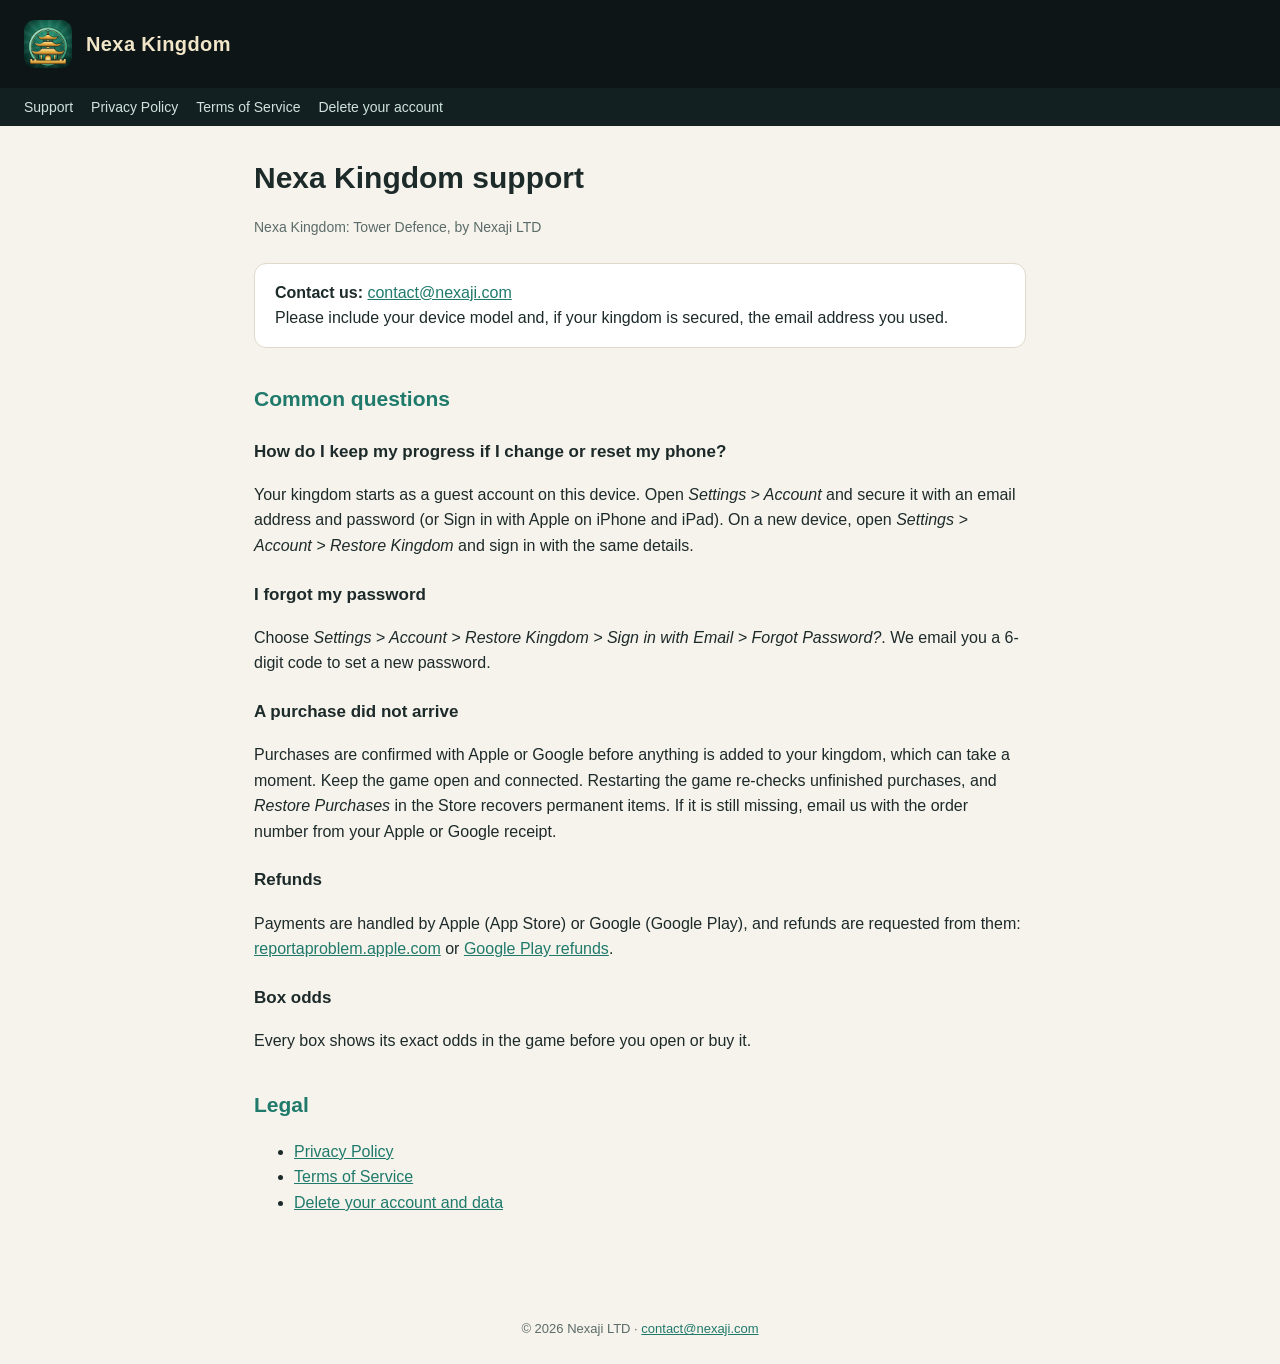
<file: index.html>
<!doctype html>
<html lang="en-GB"><head><meta charset="utf-8"><meta name="viewport" content="width=device-width,initial-scale=1">
<title>Support - Nexa Kingdom</title><link rel="stylesheet" href="style.css"><link rel="icon" href="icon.png"></head>
<body><header><img src="icon.png" alt=""><a href="index.html">Nexa Kingdom</a></header><nav><a href="index.html">Support</a><a href="privacy.html">Privacy Policy</a><a href="terms.html">Terms of Service</a><a href="delete-account.html">Delete your account</a></nav>
<main>
<h1>Nexa Kingdom support</h1>
<p class="meta">Nexa Kingdom: Tower Defence, by Nexaji LTD</p>
<div class="card"><strong>Contact us:</strong> <a href="mailto:contact@nexaji.com">contact@nexaji.com</a><br>
Please include your device model and, if your kingdom is secured, the email address you used.</div>
<h2>Common questions</h2>
<h3>How do I keep my progress if I change or reset my phone?</h3>
<p>Your kingdom starts as a guest account on this device. Open <em>Settings &gt; Account</em> and secure it with an email
address and password (or Sign in with Apple on iPhone and iPad). On a new device, open <em>Settings &gt; Account &gt;
Restore Kingdom</em> and sign in with the same details.</p>
<h3>I forgot my password</h3>
<p>Choose <em>Settings &gt; Account &gt; Restore Kingdom &gt; Sign in with Email &gt; Forgot Password?</em>. We email you a 6-digit code to set a new
password.</p>
<h3>A purchase did not arrive</h3>
<p>Purchases are confirmed with Apple or Google before anything is added to your kingdom, which can take a moment.
Keep the game open and connected. Restarting the game re-checks unfinished purchases, and <em>Restore Purchases</em>
in the Store recovers permanent items. If it is still missing, email us with the order number from your Apple or
Google receipt.</p>
<h3>Refunds</h3>
<p>Payments are handled by Apple (App Store) or Google (Google Play), and refunds are requested from them:
<a href="https://reportaproblem.apple.com">reportaproblem.apple.com</a> or
<a href="https://support.google.com/googleplay/answer/2479637">Google Play refunds</a>.</p>
<h3>Box odds</h3>
<p>Every box shows its exact odds in the game before you open or buy it.</p>
<h2>Legal</h2>
<ul><li><a href="privacy.html">Privacy Policy</a></li><li><a href="terms.html">Terms of Service</a></li>
<li><a href="delete-account.html">Delete your account and data</a></li></ul>
</main>
<footer>&copy; 2026 Nexaji LTD &middot; <a href="mailto:contact@nexaji.com">contact@nexaji.com</a></footer></body></html>
</file>
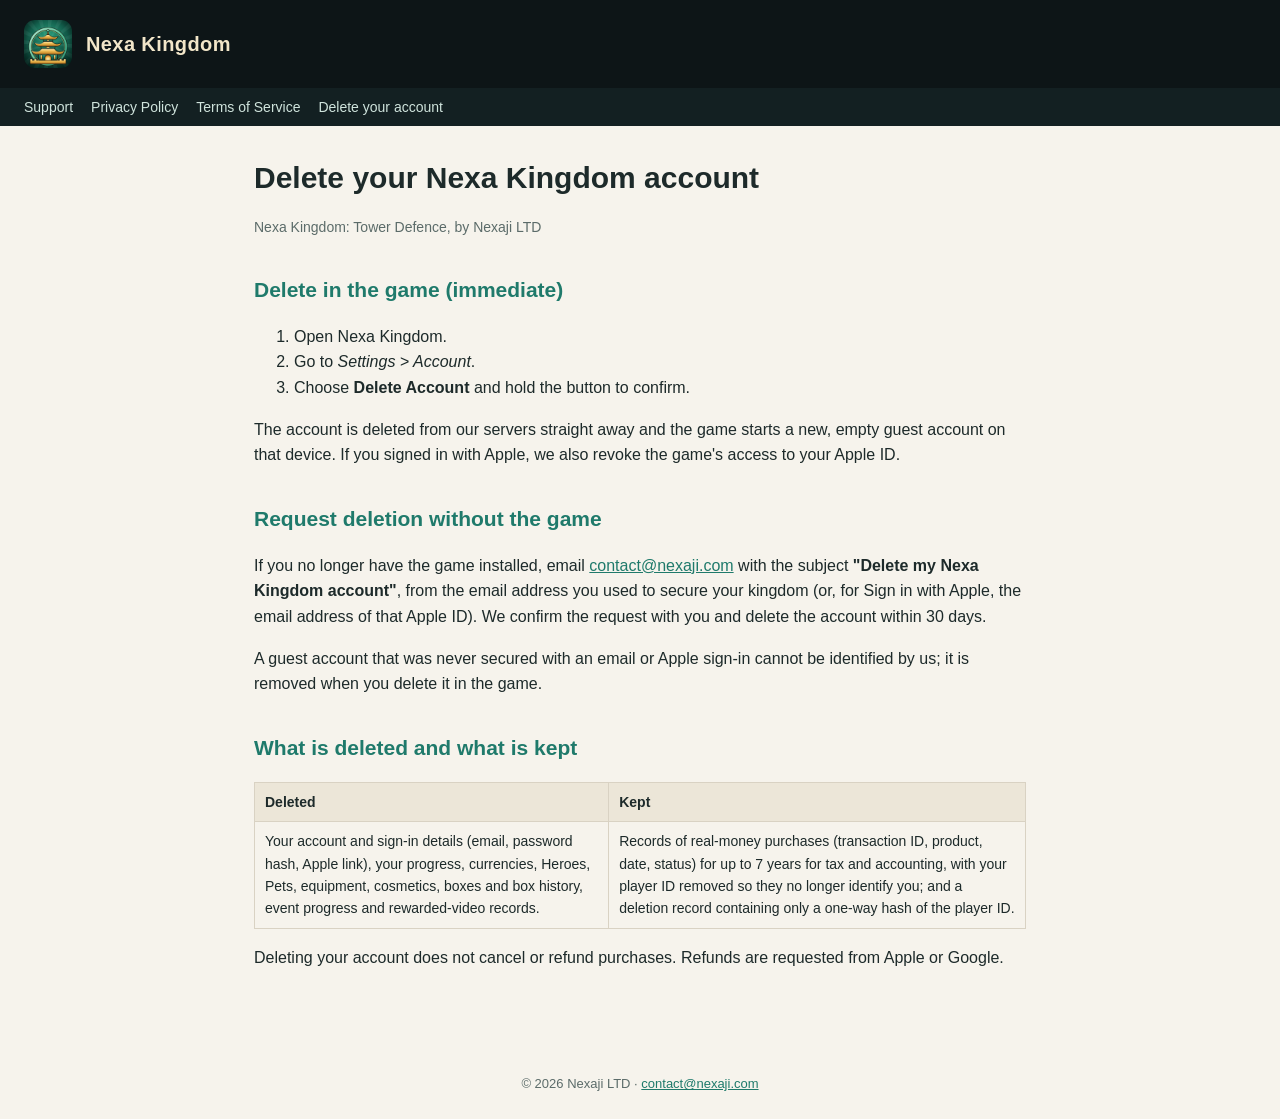
<file: delete-account.html>
<!doctype html>
<html lang="en-GB"><head><meta charset="utf-8"><meta name="viewport" content="width=device-width,initial-scale=1">
<title>Delete your account - Nexa Kingdom</title><link rel="stylesheet" href="style.css"><link rel="icon" href="icon.png"></head>
<body><header><img src="icon.png" alt=""><a href="index.html">Nexa Kingdom</a></header><nav><a href="index.html">Support</a><a href="privacy.html">Privacy Policy</a><a href="terms.html">Terms of Service</a><a href="delete-account.html">Delete your account</a></nav>
<main>
<h1>Delete your Nexa Kingdom account</h1>
<p class="meta">Nexa Kingdom: Tower Defence, by Nexaji LTD</p>

<h2>Delete in the game (immediate)</h2>
<ol>
<li>Open Nexa Kingdom.</li>
<li>Go to <em>Settings &gt; Account</em>.</li>
<li>Choose <strong>Delete Account</strong> and hold the button to confirm.</li>
</ol>
<p>The account is deleted from our servers straight away and the game starts a new, empty guest account on that
device. If you signed in with Apple, we also revoke the game's access to your Apple ID.</p>

<h2>Request deletion without the game</h2>
<p>If you no longer have the game installed, email <a href="mailto:contact@nexaji.com?subject=Delete%20my%20Nexa%20Kingdom%20account">contact@nexaji.com</a>
with the subject <strong>"Delete my Nexa Kingdom account"</strong>, from the email address you used to secure your
kingdom (or, for Sign in with Apple, the email address of that Apple ID). We confirm the request with you and delete the
account within 30 days.</p>
<p>A guest account that was never secured with an email or Apple sign-in cannot be identified by us; it is removed when
you delete it in the game.</p>

<h2>What is deleted and what is kept</h2>
<table>
<tr><th>Deleted</th><th>Kept</th></tr>
<tr><td>Your account and sign-in details (email, password hash, Apple link), your progress, currencies, Heroes,
Pets, equipment, cosmetics, boxes and box history, event progress and rewarded-video records.</td>
<td>Records of real-money purchases (transaction ID, product, date, status) for up to 7 years for tax and accounting,
with your player ID removed so they no longer identify you; and a deletion record containing only a one-way hash
of the player ID.</td></tr>
</table>
<p>Deleting your account does not cancel or refund purchases. Refunds are requested from Apple or Google.</p>
</main>
<footer>&copy; 2026 Nexaji LTD &middot; <a href="mailto:contact@nexaji.com">contact@nexaji.com</a></footer></body></html>
</file>
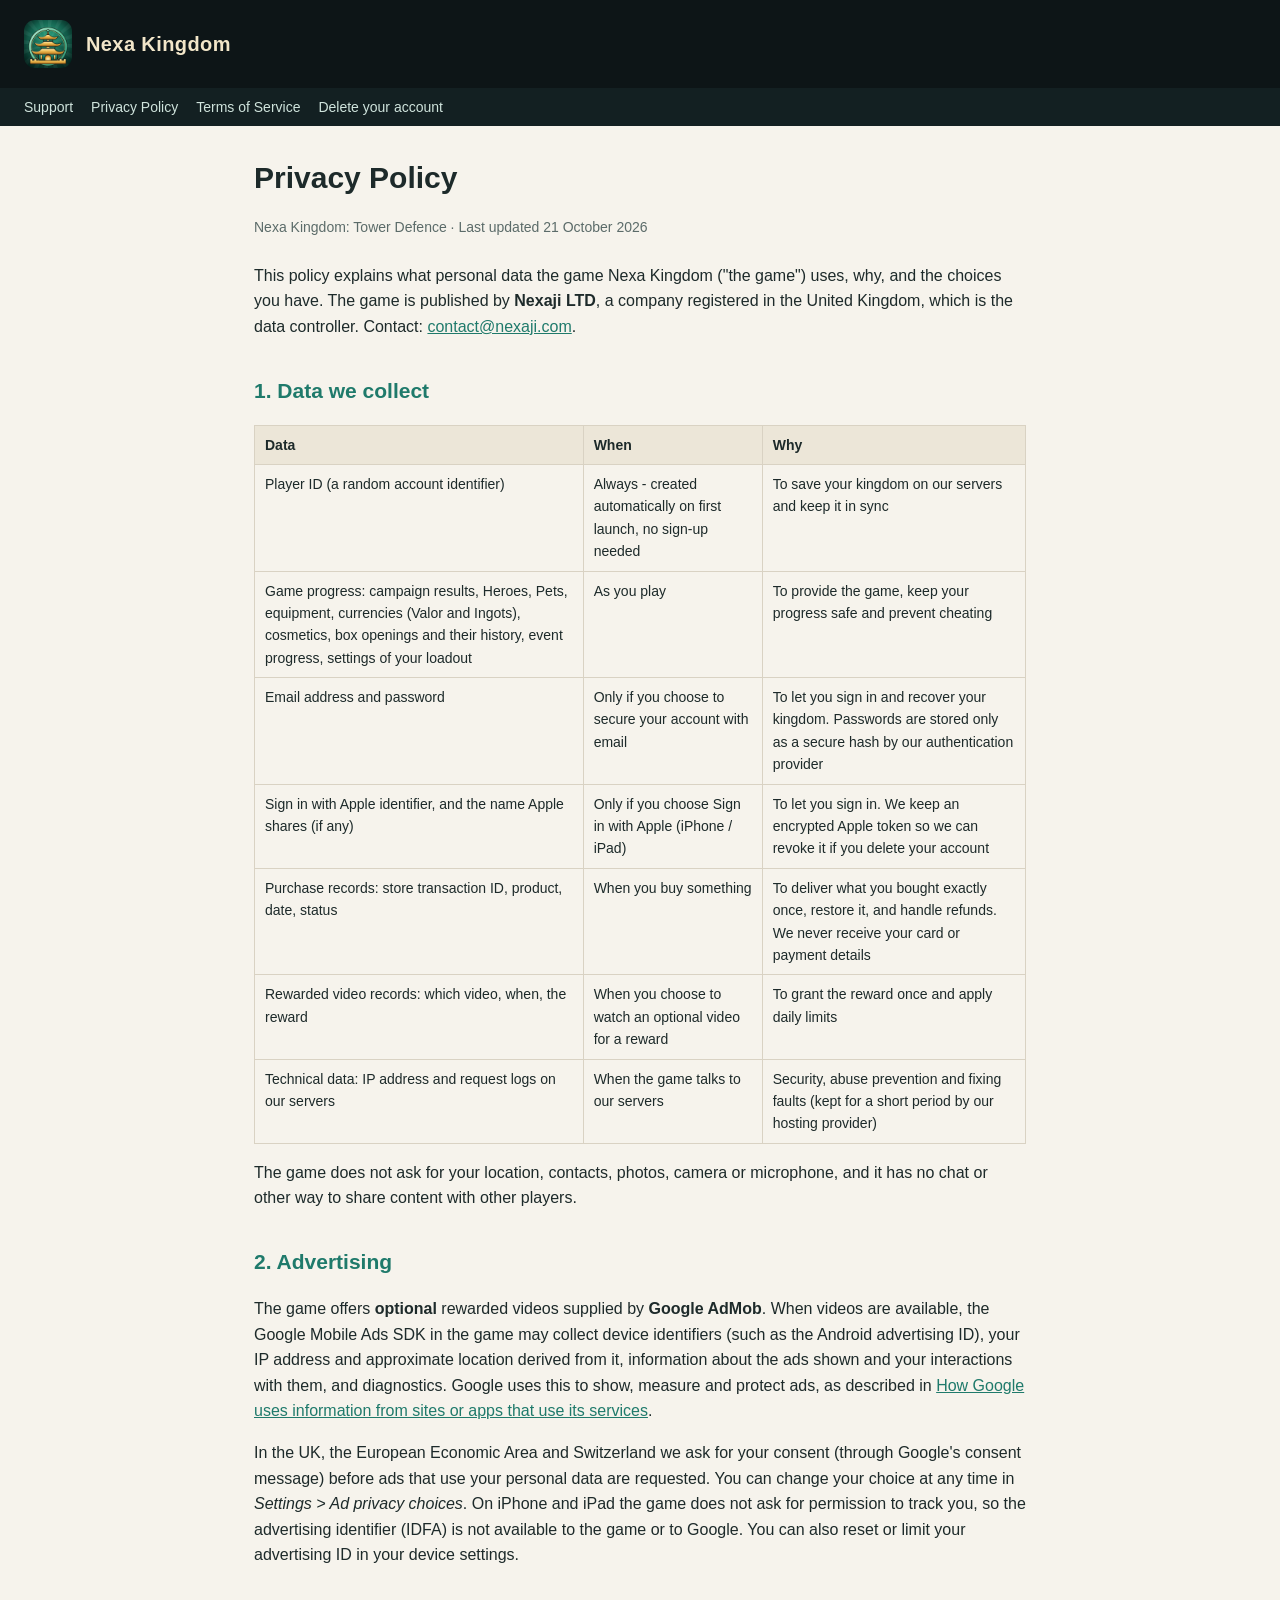
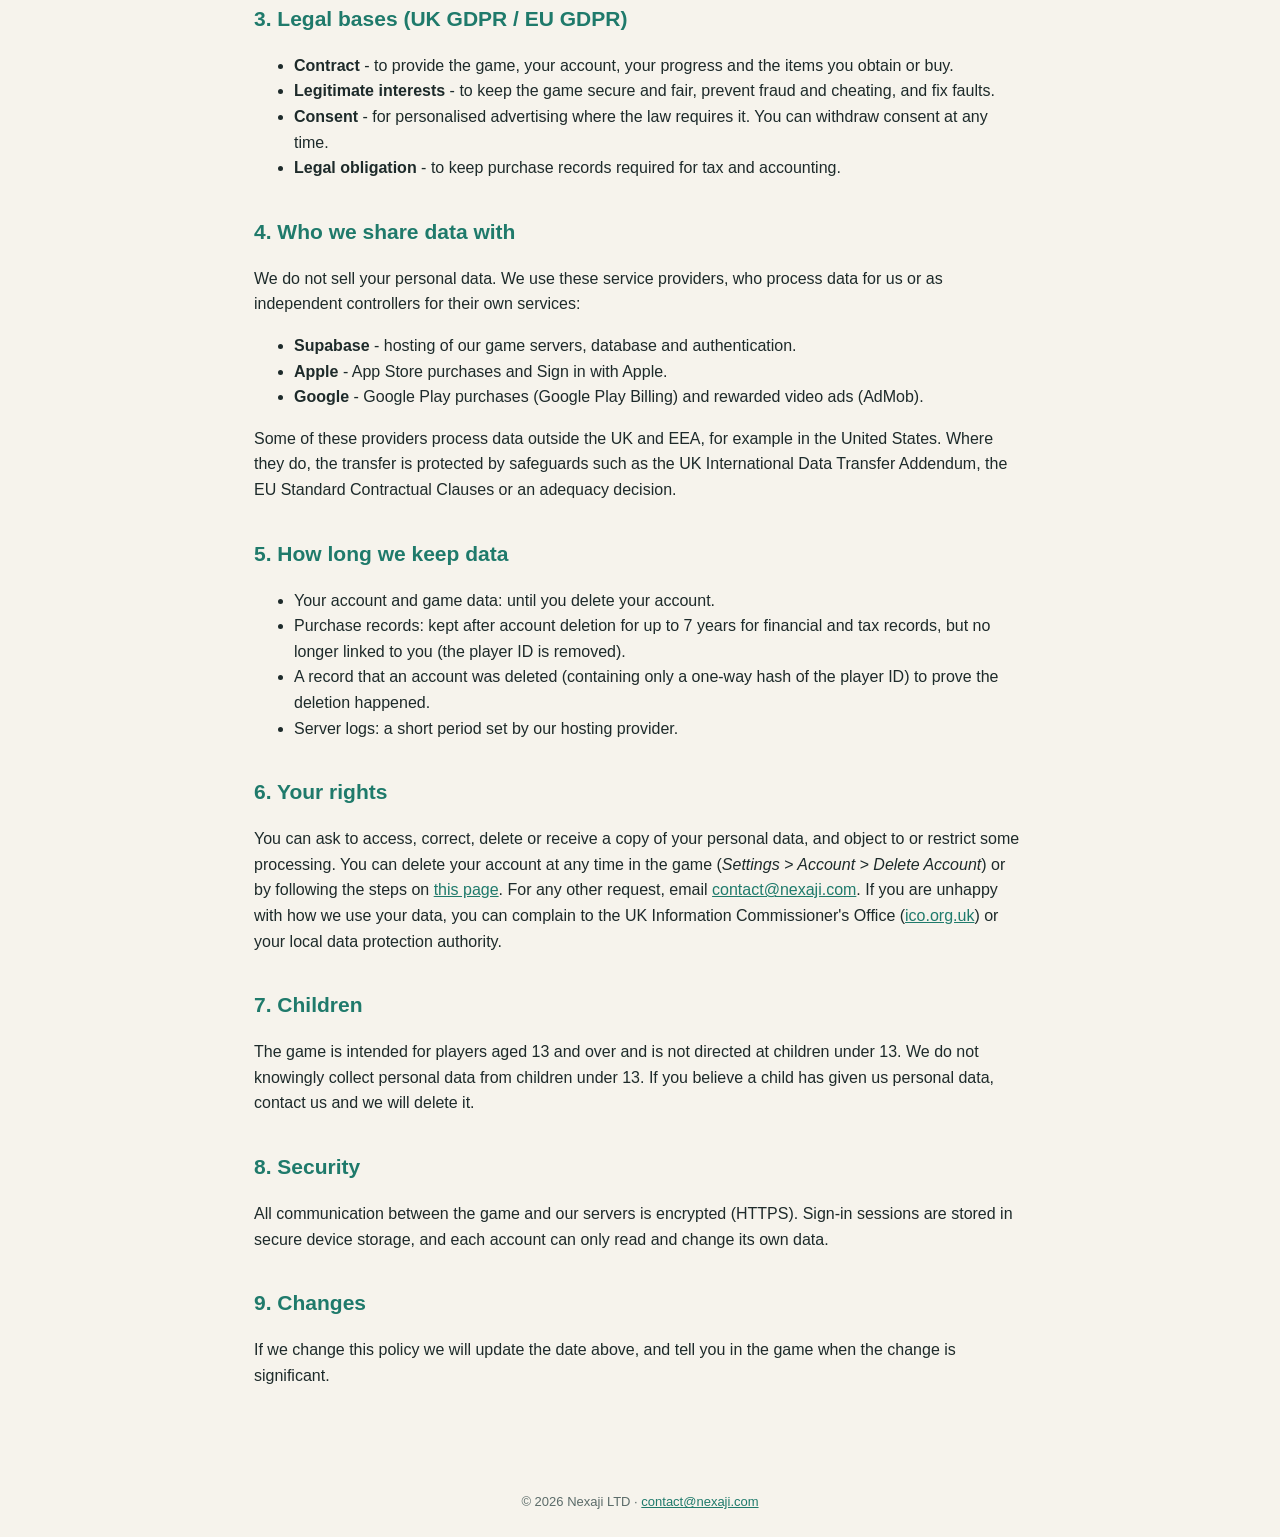
<file: privacy.html>
<!doctype html>
<html lang="en-GB"><head><meta charset="utf-8"><meta name="viewport" content="width=device-width,initial-scale=1">
<title>Privacy Policy - Nexa Kingdom</title><link rel="stylesheet" href="style.css"><link rel="icon" href="icon.png"></head>
<body><header><img src="icon.png" alt=""><a href="index.html">Nexa Kingdom</a></header><nav><a href="index.html">Support</a><a href="privacy.html">Privacy Policy</a><a href="terms.html">Terms of Service</a><a href="delete-account.html">Delete your account</a></nav>
<main>
<h1>Privacy Policy</h1>
<p class="meta">Nexa Kingdom: Tower Defence &middot; Last updated 21 October 2026</p>
<p>This policy explains what personal data the game Nexa Kingdom ("the game") uses, why, and the choices you have.
The game is published by <strong>Nexaji LTD</strong>, a company registered in the United Kingdom, which is the data
controller. Contact: <a href="mailto:contact@nexaji.com">contact@nexaji.com</a>.</p>

<h2>1. Data we collect</h2>
<table>
<tr><th>Data</th><th>When</th><th>Why</th></tr>
<tr><td>Player ID (a random account identifier)</td><td>Always - created automatically on first launch, no sign-up needed</td><td>To save your kingdom on our servers and keep it in sync</td></tr>
<tr><td>Game progress: campaign results, Heroes, Pets, equipment, currencies (Valor and Ingots), cosmetics, box openings and their history, event progress, settings of your loadout</td><td>As you play</td><td>To provide the game, keep your progress safe and prevent cheating</td></tr>
<tr><td>Email address and password</td><td>Only if you choose to secure your account with email</td><td>To let you sign in and recover your kingdom. Passwords are stored only as a secure hash by our authentication provider</td></tr>
<tr><td>Sign in with Apple identifier, and the name Apple shares (if any)</td><td>Only if you choose Sign in with Apple (iPhone / iPad)</td><td>To let you sign in. We keep an encrypted Apple token so we can revoke it if you delete your account</td></tr>
<tr><td>Purchase records: store transaction ID, product, date, status</td><td>When you buy something</td><td>To deliver what you bought exactly once, restore it, and handle refunds. We never receive your card or payment details</td></tr>
<tr><td>Rewarded video records: which video, when, the reward</td><td>When you choose to watch an optional video for a reward</td><td>To grant the reward once and apply daily limits</td></tr>
<tr><td>Technical data: IP address and request logs on our servers</td><td>When the game talks to our servers</td><td>Security, abuse prevention and fixing faults (kept for a short period by our hosting provider)</td></tr>
</table>
<p>The game does not ask for your location, contacts, photos, camera or microphone, and it has no chat or other
way to share content with other players.</p>

<h2>2. Advertising</h2>
<p>The game offers <strong>optional</strong> rewarded videos supplied by <strong>Google AdMob</strong>. When videos are
available, the Google Mobile Ads SDK in the game may collect device identifiers (such as the Android advertising ID),
your IP address and approximate location derived from it, information about the ads shown and your interactions with
them, and diagnostics. Google uses this to show, measure and protect ads, as described in
<a href="https://policies.google.com/technologies/partner-sites">How Google uses information from sites or apps that use its services</a>.</p>
<p>In the UK, the European Economic Area and Switzerland we ask for your consent (through Google's consent message)
before ads that use your personal data are requested. You can change your choice at any time in
<em>Settings &gt; Ad privacy choices</em>. On iPhone and iPad the game does not ask for permission to track you, so the
advertising identifier (IDFA) is not available to the game or to Google. You can also reset or limit your advertising
ID in your device settings.</p>

<h2>3. Legal bases (UK GDPR / EU GDPR)</h2>
<ul>
<li><strong>Contract</strong> - to provide the game, your account, your progress and the items you obtain or buy.</li>
<li><strong>Legitimate interests</strong> - to keep the game secure and fair, prevent fraud and cheating, and fix faults.</li>
<li><strong>Consent</strong> - for personalised advertising where the law requires it. You can withdraw consent at any time.</li>
<li><strong>Legal obligation</strong> - to keep purchase records required for tax and accounting.</li>
</ul>

<h2>4. Who we share data with</h2>
<p>We do not sell your personal data. We use these service providers, who process data for us or as independent
controllers for their own services:</p>
<ul>
<li><strong>Supabase</strong> - hosting of our game servers, database and authentication.</li>
<li><strong>Apple</strong> - App Store purchases and Sign in with Apple.</li>
<li><strong>Google</strong> - Google Play purchases (Google Play Billing) and rewarded video ads (AdMob).</li>
</ul>
<p>Some of these providers process data outside the UK and EEA, for example in the United States. Where they do, the
transfer is protected by safeguards such as the UK International Data Transfer Addendum, the EU Standard Contractual
Clauses or an adequacy decision.</p>

<h2>5. How long we keep data</h2>
<ul>
<li>Your account and game data: until you delete your account.</li>
<li>Purchase records: kept after account deletion for up to 7 years for financial and tax records, but no longer
linked to you (the player ID is removed).</li>
<li>A record that an account was deleted (containing only a one-way hash of the player ID) to prove the deletion
happened.</li>
<li>Server logs: a short period set by our hosting provider.</li>
</ul>

<h2>6. Your rights</h2>
<p>You can ask to access, correct, delete or receive a copy of your personal data, and object to or restrict some
processing. You can delete your account at any time in the game (<em>Settings &gt; Account &gt; Delete Account</em>)
or by following the steps on <a href="delete-account.html">this page</a>. For any other request, email
<a href="mailto:contact@nexaji.com">contact@nexaji.com</a>. If you are unhappy with how we use your data, you can complain to the UK
Information Commissioner's Office (<a href="https://ico.org.uk">ico.org.uk</a>) or your local data protection
authority.</p>

<h2>7. Children</h2>
<p>The game is intended for players aged 13 and over and is not directed at children under 13. We do not knowingly
collect personal data from children under 13. If you believe a child has given us personal data, contact us and we
will delete it.</p>

<h2>8. Security</h2>
<p>All communication between the game and our servers is encrypted (HTTPS). Sign-in sessions are stored in secure
device storage, and each account can only read and change its own data.</p>

<h2>9. Changes</h2>
<p>If we change this policy we will update the date above, and tell you in the game when the change is significant.</p>
</main>
<footer>&copy; 2026 Nexaji LTD &middot; <a href="mailto:contact@nexaji.com">contact@nexaji.com</a></footer></body></html>
</file>
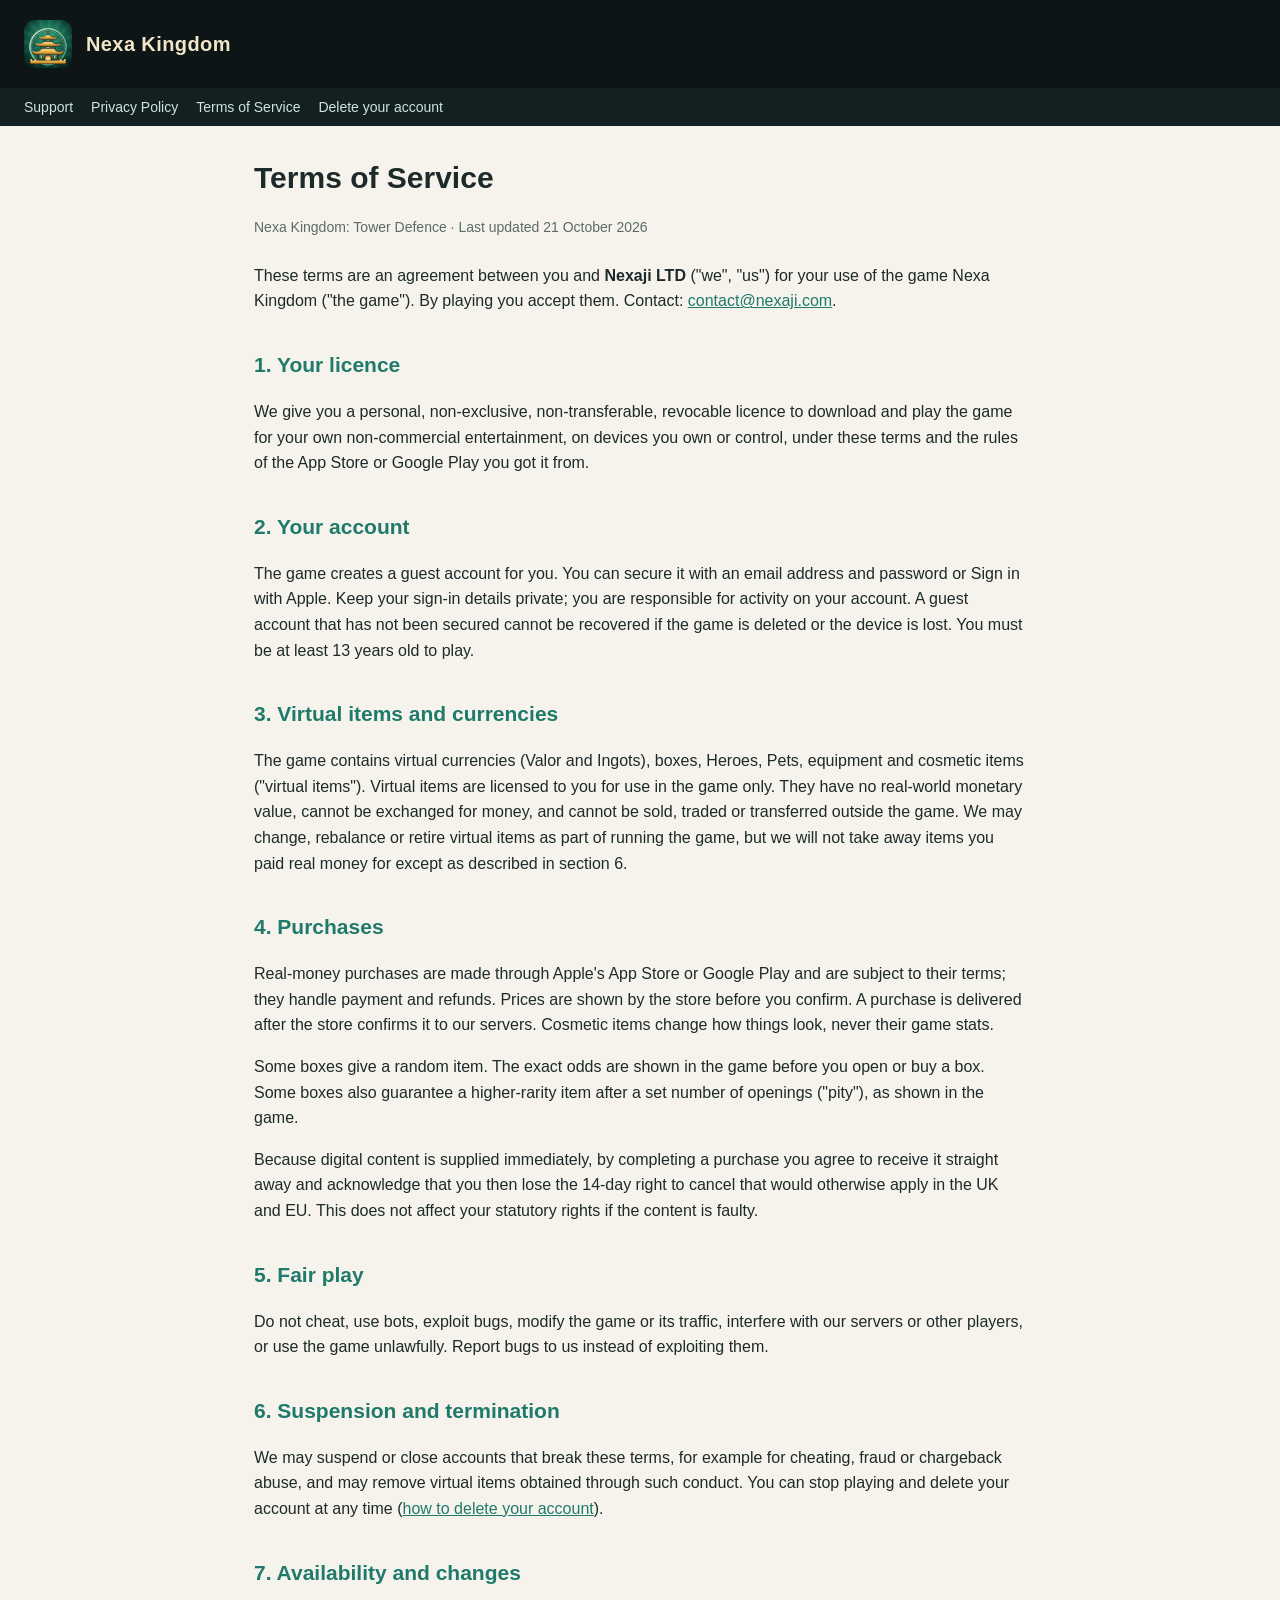
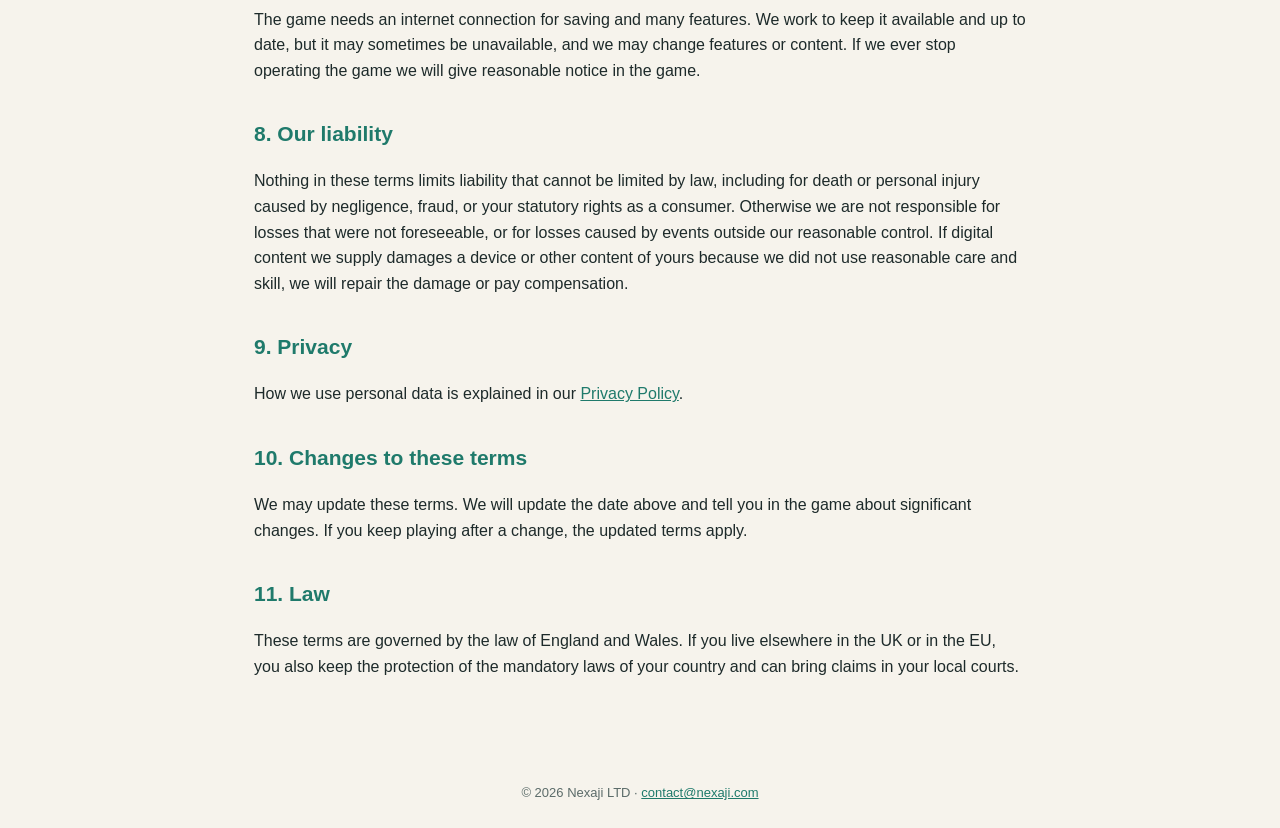
<file: terms.html>
<!doctype html>
<html lang="en-GB"><head><meta charset="utf-8"><meta name="viewport" content="width=device-width,initial-scale=1">
<title>Terms of Service - Nexa Kingdom</title><link rel="stylesheet" href="style.css"><link rel="icon" href="icon.png"></head>
<body><header><img src="icon.png" alt=""><a href="index.html">Nexa Kingdom</a></header><nav><a href="index.html">Support</a><a href="privacy.html">Privacy Policy</a><a href="terms.html">Terms of Service</a><a href="delete-account.html">Delete your account</a></nav>
<main>
<h1>Terms of Service</h1>
<p class="meta">Nexa Kingdom: Tower Defence &middot; Last updated 21 October 2026</p>
<p>These terms are an agreement between you and <strong>Nexaji LTD</strong> ("we", "us") for your use of the game
Nexa Kingdom ("the game"). By playing you accept them. Contact: <a href="mailto:contact@nexaji.com">contact@nexaji.com</a>.</p>

<h2>1. Your licence</h2>
<p>We give you a personal, non-exclusive, non-transferable, revocable licence to download and play the game for your
own non-commercial entertainment, on devices you own or control, under these terms and the rules of the App Store
or Google Play you got it from.</p>

<h2>2. Your account</h2>
<p>The game creates a guest account for you. You can secure it with an email address and password or Sign in with
Apple. Keep your sign-in details private; you are responsible for activity on your account. A guest account that has
not been secured cannot be recovered if the game is deleted or the device is lost. You must be at least 13 years old
to play.</p>

<h2>3. Virtual items and currencies</h2>
<p>The game contains virtual currencies (Valor and Ingots), boxes, Heroes, Pets, equipment and cosmetic items
("virtual items"). Virtual items are licensed to you for use in the game only. They have no real-world monetary value,
cannot be exchanged for money, and cannot be sold, traded or transferred outside the game. We may change, rebalance or
retire virtual items as part of running the game, but we will not take away items you paid real money for except as
described in section 6.</p>

<h2>4. Purchases</h2>
<p>Real-money purchases are made through Apple's App Store or Google Play and are subject to their terms; they handle
payment and refunds. Prices are shown by the store before you confirm. A purchase is delivered after the store confirms
it to our servers. Cosmetic items change how things look, never their game stats.</p>
<p>Some boxes give a random item. The exact odds are shown in the game before you open or buy a box. Some boxes also
guarantee a higher-rarity item after a set number of openings ("pity"), as shown in the game.</p>
<p>Because digital content is supplied immediately, by completing a purchase you agree to receive it straight away and
acknowledge that you then lose the 14-day right to cancel that would otherwise apply in the UK and EU. This does not
affect your statutory rights if the content is faulty.</p>

<h2>5. Fair play</h2>
<p>Do not cheat, use bots, exploit bugs, modify the game or its traffic, interfere with our servers or other players,
or use the game unlawfully. Report bugs to us instead of exploiting them.</p>

<h2>6. Suspension and termination</h2>
<p>We may suspend or close accounts that break these terms, for example for cheating, fraud or chargeback abuse, and
may remove virtual items obtained through such conduct. You can stop playing and delete your account at any time
(<a href="delete-account.html">how to delete your account</a>).</p>

<h2>7. Availability and changes</h2>
<p>The game needs an internet connection for saving and many features. We work to keep it available and up to date,
but it may sometimes be unavailable, and we may change features or content. If we ever stop operating the game we will
give reasonable notice in the game.</p>

<h2>8. Our liability</h2>
<p>Nothing in these terms limits liability that cannot be limited by law, including for death or personal injury caused
by negligence, fraud, or your statutory rights as a consumer. Otherwise we are not responsible for losses that were not
foreseeable, or for losses caused by events outside our reasonable control. If digital content we supply damages a
device or other content of yours because we did not use reasonable care and skill, we will repair the damage or pay
compensation.</p>

<h2>9. Privacy</h2>
<p>How we use personal data is explained in our <a href="privacy.html">Privacy Policy</a>.</p>

<h2>10. Changes to these terms</h2>
<p>We may update these terms. We will update the date above and tell you in the game about significant changes.
If you keep playing after a change, the updated terms apply.</p>

<h2>11. Law</h2>
<p>These terms are governed by the law of England and Wales. If you live elsewhere in the UK or in the EU, you also keep
the protection of the mandatory laws of your country and can bring claims in your local courts.</p>
</main>
<footer>&copy; 2026 Nexaji LTD &middot; <a href="mailto:contact@nexaji.com">contact@nexaji.com</a></footer></body></html>
</file>
<file: style.css>
:root { --ink:#1d2a2a; --dim:#5b6b69; --jade:#1f7a6b; --gold:#b8862b; --bg:#f6f3ec; }
* { box-sizing: border-box; }
body { margin:0; font: 16px/1.6 -apple-system, "Segoe UI", Roboto, Helvetica, Arial, sans-serif; color:var(--ink); background:var(--bg); }
header { background:#0d1517; color:#f2e6c9; padding:20px 24px; display:flex; align-items:center; gap:14px; }
header img { width:48px; height:48px; border-radius:11px; }
header a { color:#f2e6c9; text-decoration:none; font-weight:700; font-size:20px; letter-spacing:.02em; }
nav { background:#132022; padding:8px 24px; display:flex; flex-wrap:wrap; gap:18px; }
nav a { color:#cfe3dc; text-decoration:none; font-size:14px; }
main { max-width:820px; margin:0 auto; padding:28px 24px 64px; }
h1 { font-size:30px; margin:0 0 4px; } h2 { font-size:21px; margin-top:34px; color:var(--jade); } h3 { font-size:17px; margin-top:22px; }
.meta { color:var(--dim); font-size:14px; margin-bottom:24px; }
table { border-collapse:collapse; width:100%; font-size:14px; margin:12px 0; }
th, td { border:1px solid #d9d2c3; padding:8px 10px; text-align:left; vertical-align:top; }
th { background:#ece6d8; }
.card { background:#fff; border:1px solid #e1dacb; border-radius:12px; padding:16px 20px; margin:16px 0; }
a { color:var(--jade); }
footer { color:var(--dim); font-size:13px; text-align:center; padding:24px; }
</file>
